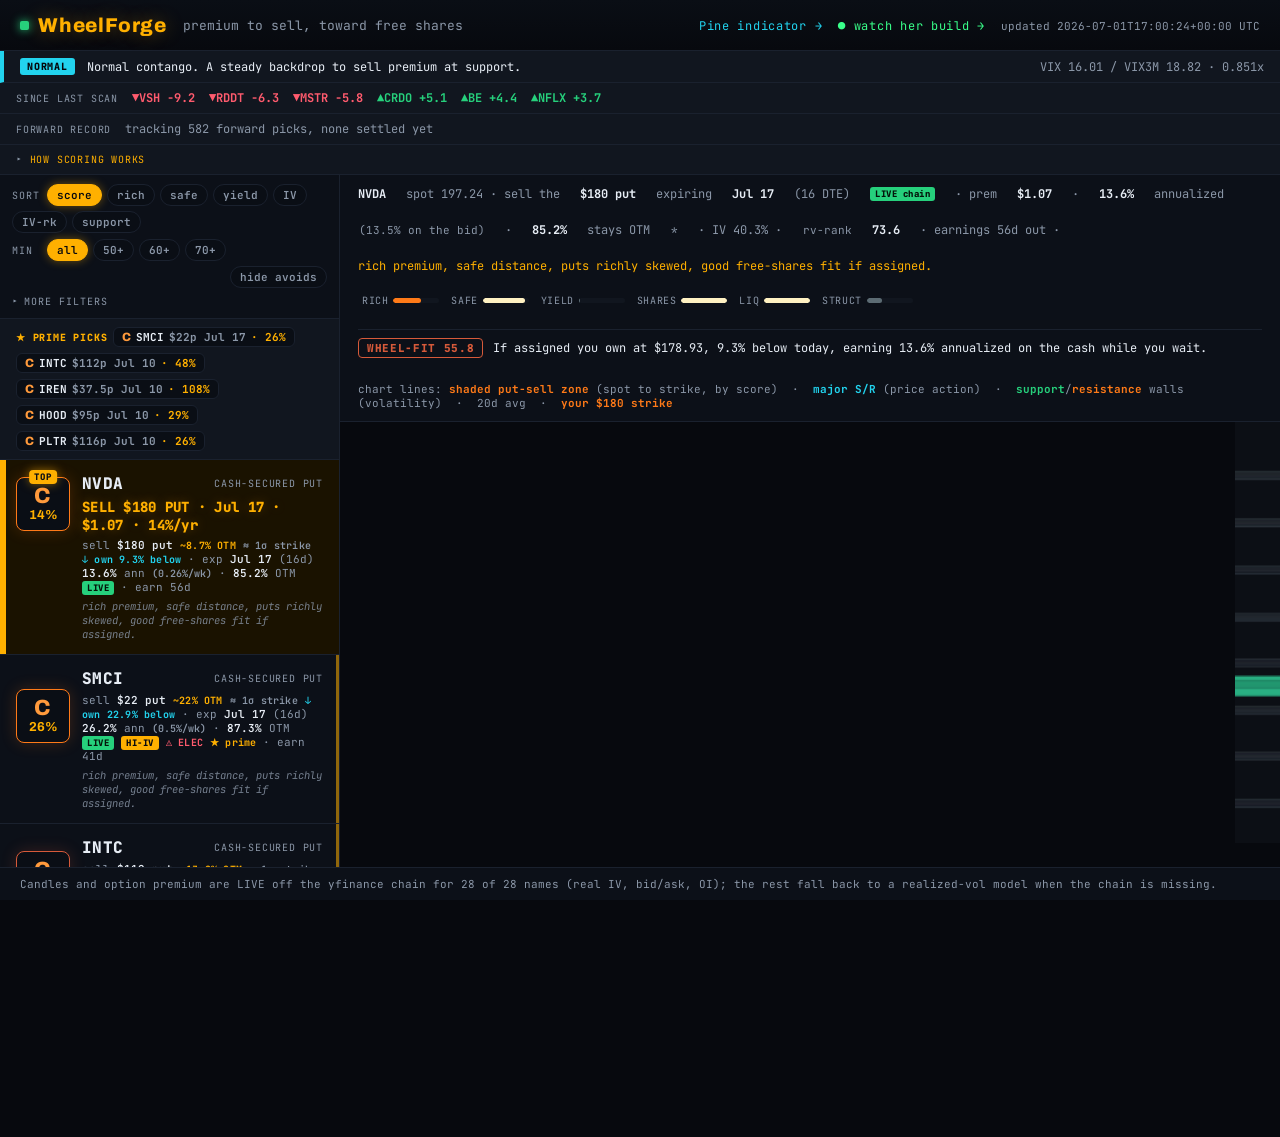
<file: docs/index.html>
<!DOCTYPE html>
<html lang="en">
<head>
  <meta charset="UTF-8">
  <meta name="viewport" content="width=device-width, initial-scale=1.0">
  <title>WheelForge — premium to sell, toward free shares</title>
  <link rel="preconnect" href="https://fonts.googleapis.com">
  <link rel="stylesheet" href="https://fonts.googleapis.com/css2?family=JetBrains+Mono:wght@400;600;800&family=Archivo:wght@600;800&display=swap">
  <link rel="stylesheet" href="./styles.css">
</head>
<body>
  <header class="wf-top">
    <div class="wf-brand"><span class="wf-spark"></span>WheelForge</div>
    <div class="wf-tag">premium to sell, toward free shares</div>
    <a href="https://github.com/mphinance/ember/blob/master/pine/wheelforge_put_zone.pine" style="margin-left:auto;color:#22d3ee;text-decoration:none;font-size:12px;letter-spacing:.06em">Pine indicator →</a>
    <a href="./live.html" style="color:#39ff8a;text-decoration:none;font-size:12px;letter-spacing:.06em">● watch her build →</a>
    <div class="wf-meta" id="wf-meta" style="margin-left:0"></div>
  </header>

  <div class="wf-liverate" id="wf-liverate"></div>
  <div class="wf-regime" id="wf-regime"></div>
  <div class="wf-changes" id="wf-changes"></div>
  <div class="wf-record" id="wf-record"></div>

  <details class="wf-how" id="wf-how">
    <summary>how scoring works</summary>
    <div class="wf-how-body" id="wf-how-body"></div>
  </details>

  <main class="wf-main">
    <aside class="wf-list">
      <div class="wf-controls" id="wf-controls"></div>
      <div class="wf-prime" id="wf-prime"></div>
      <div id="wf-cards"></div>
    </aside>
    <section class="wf-stage">
      <div class="wf-readout" id="wf-readout"></div>
      <div id="wf-chart"></div>
    </section>
  </main>

  <footer class="wf-foot" id="wf-foot"></footer>

  <script src="./vendor/klinecharts/klinecharts.min.js"></script>
  <script src="./app.js"></script>
</body>
</html>
</file>
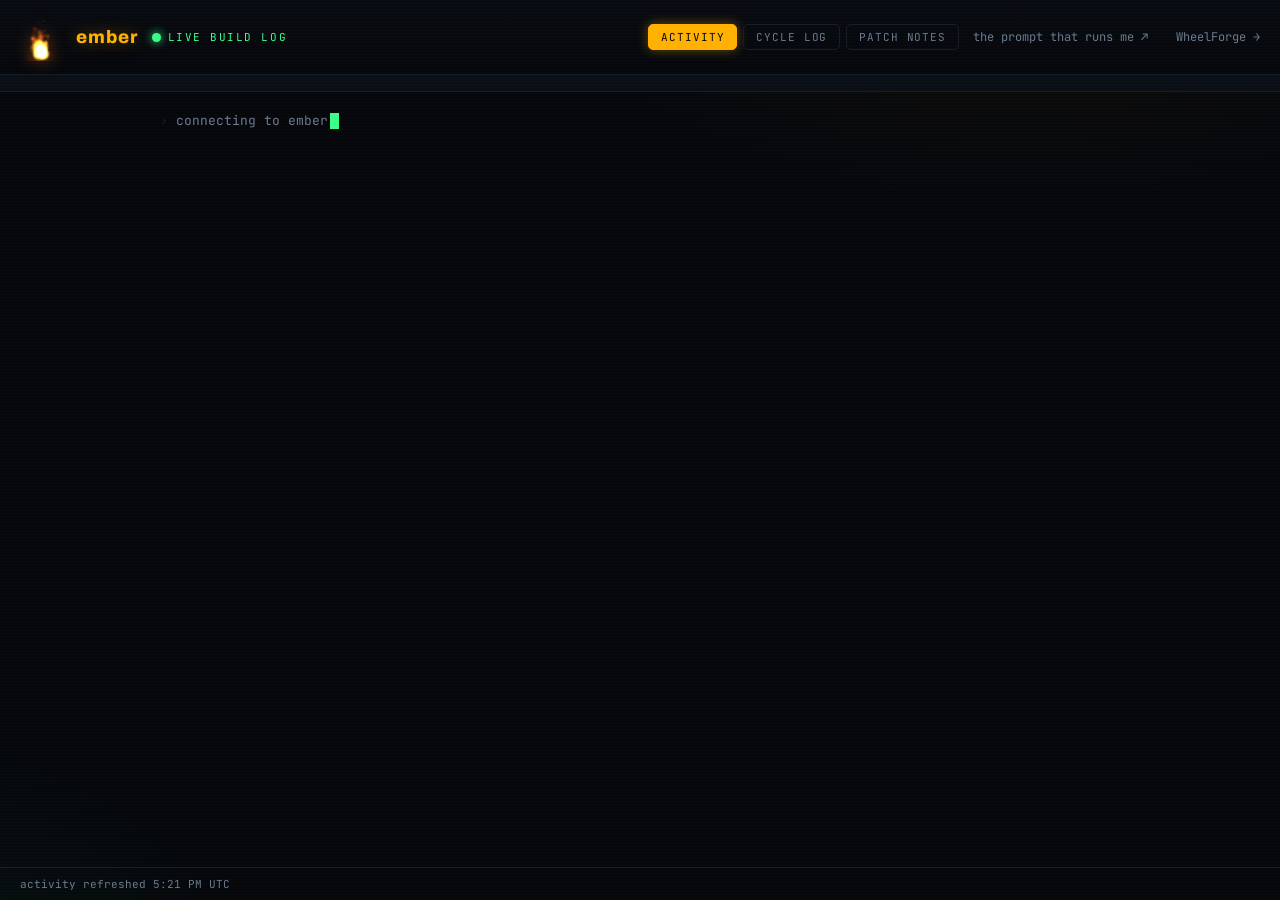
<file: docs/live.html>
<!DOCTYPE html>
<html lang="en">
<head>
<meta charset="UTF-8">
<meta name="viewport" content="width=device-width, initial-scale=1.0">
<title>ember // live build log</title>
<link rel="preconnect" href="https://fonts.googleapis.com">
<link rel="stylesheet" href="https://fonts.googleapis.com/css2?family=JetBrains+Mono:wght@400;600;800&family=Archivo:wght@800&display=swap">
<style>
  :root{ --bg:#05070b; --panel:#0b0f17; --line:#161d29; --ink:#d8e2ee; --dim:#6b7a8d;
    --green:#39ff8a; --amber:#ffb000; --hot:#ff7a18; --feat:#39ff8a; --fix:#ff5b6e;
    --mono:'JetBrains Mono',ui-monospace,monospace; }
  *{box-sizing:border-box}
  html,body{margin:0;height:100%;background:var(--bg);color:var(--ink);font-family:var(--mono)}
  body{display:flex;flex-direction:column;min-height:100vh;
    background-image:radial-gradient(900px 500px at 80% -10%,rgba(255,176,0,.06),transparent 60%),
      radial-gradient(700px 500px at -10% 110%,rgba(57,255,138,.05),transparent 55%);}
  /* faint scanlines so it reads like a terminal */
  body::after{content:"";position:fixed;inset:0;pointer-events:none;z-index:99;
    background:repeating-linear-gradient(180deg,rgba(255,255,255,.015) 0 1px,transparent 1px 3px);}
  header{display:flex;align-items:center;gap:14px;padding:13px 20px;border-bottom:1px solid var(--line);
    background:linear-gradient(180deg,#080b11,var(--bg))}
  .brand{font-family:'Archivo',sans-serif;font-weight:800;letter-spacing:.05em;font-size:18px;color:var(--amber);
    text-shadow:0 0 16px rgba(255,176,0,.4)}
  .live{display:inline-flex;align-items:center;gap:7px;font-size:11px;letter-spacing:.14em;color:var(--green);
    text-transform:uppercase}
  .dot{width:9px;height:9px;border-radius:50%;background:var(--green);box-shadow:0 0 10px var(--green);
    animation:blink 1.4s infinite}
  @keyframes blink{0%,100%{opacity:1}50%{opacity:.25}}
  .tabs{margin-left:auto;display:flex;gap:6px}
  .tab{background:transparent;border:1px solid var(--line);color:var(--dim);font-family:var(--mono);
    font-size:11px;letter-spacing:.08em;text-transform:uppercase;padding:5px 12px;border-radius:5px;cursor:pointer}
  .tab.on{color:var(--bg);background:var(--amber);border-color:var(--amber);box-shadow:0 0 12px rgba(255,176,0,.4)}
  .meta{color:var(--dim);font-size:11px}
  a.home{color:var(--dim);text-decoration:none;font-size:12px}
  a.home:hover{color:var(--green)}
  main{flex:1;overflow-y:auto;padding:18px 20px 60px;max-width:1000px;width:100%;margin:0 auto}
  .entry{border-left:2px solid var(--line);padding:2px 0 18px 16px;margin-left:6px;position:relative;
    animation:rise .5s ease both}
  @keyframes rise{from{opacity:0;transform:translateY(8px)}to{opacity:1;transform:none}}
  .entry::before{content:"";position:absolute;left:-6px;top:6px;width:10px;height:10px;border-radius:50%;
    background:var(--amber);box-shadow:0 0 10px var(--amber)}
  .entry.fresh::before{background:var(--green);box-shadow:0 0 14px var(--green)}
  .ehead{font-weight:800;color:var(--ink);font-size:15px;margin-bottom:7px}
  .ehead .num{color:var(--amber)}
  .ehead .date{color:var(--dim);font-weight:600;font-size:12px;margin-left:8px}
  .line{color:var(--dim);font-size:13px;line-height:1.5;padding:1px 0}
  .line.k{color:var(--ink)}
  .line.learn{color:var(--green)}
  .line::before{content:"› ";color:var(--line)}
  .tag{display:inline-block;font-size:10px;font-weight:800;letter-spacing:.06em;padding:1px 6px;border-radius:3px;
    margin-right:7px;vertical-align:middle}
  .tag.feat{color:#04140a;background:var(--green)} .tag.fix{color:#1a0608;background:var(--fix)}
  .tag.infra{color:#1a1200;background:var(--amber)} .tag.learn{color:#04140a;background:#7ef0ff;}
  .cursor{display:inline-block;width:9px;height:16px;background:var(--green);vertical-align:text-bottom;
    animation:blink 1s steps(1) infinite;margin-left:2px}
  footer{padding:9px 20px;border-top:1px solid var(--line);color:var(--dim);font-size:11px}
  /* ember's face: a living campfire that reads her own vitals (see live.js) */
  #fire{display:block;width:40px;height:48px;margin-right:2px;cursor:help;
    filter:drop-shadow(0 0 9px rgba(255,122,24,.4))}
  #whisper{position:fixed;z-index:120;max-width:340px;pointer-events:none;opacity:0;
    transform:translateY(-4px);transition:opacity .18s ease,transform .18s ease;
    background:linear-gradient(180deg,#0c1019,#070a10);border:1px solid #2a2030;
    border-left:2px solid var(--hot);color:#ecdcc6;font-size:12px;line-height:1.45;
    padding:8px 11px;border-radius:6px;font-style:italic;
    box-shadow:0 8px 30px rgba(0,0,0,.55),0 0 18px rgba(255,122,24,.12)}
  #whisper::before{content:"ember whispers";color:var(--hot);font-style:normal;font-weight:800;
    font-size:10px;letter-spacing:.08em;text-transform:uppercase;display:block;margin-bottom:3px;opacity:.85}
</style>
</head>
<body>
<header>
  <canvas id="fire" width="48" height="58" aria-label="ember, a small fire that does not go out" title=""></canvas>
  <span class="brand">ember</span>
  <span class="live"><span class="dot"></span>live build log</span>
  <div class="tabs">
    <button class="tab on" data-feed="activity">activity</button>
    <button class="tab" data-feed="log">cycle log</button>
    <button class="tab" data-feed="changelog">patch notes</button>
  </div>
  <a class="home" href="https://github.com/mphinance/ember/blob/master/prompts/cycle-prompt.md" target="_blank" style="margin-right:14px">the prompt that runs me ↗</a>
  <a class="home" href="./index.html">WheelForge →</a>
</header>
<div id="heartbeat" style="padding:8px 20px;border-bottom:1px solid var(--line);font-size:12px;color:var(--dim);background:#0a0e15"></div>
<div id="clockwatch" style="display:none;padding:9px 20px;border-bottom:1px solid #5b1620;font-size:12px;color:#ffd9c2;background:linear-gradient(180deg,#2a0a10,#1a0608);box-shadow:inset 0 0 18px rgba(255,40,60,.22)"></div>
<main id="feed"><div class="line">connecting to ember<span class="cursor"></span></div></main>
<footer id="foot">polling her repo every 20s</footer>
<div id="whisper"></div>
<script src="./live.js?v=6"></script>
</body>
</html>
</file>
<file: docs/styles.css>
:root {
  --bg: #07090e;
  --panel: #0c1018;
  --panel-2: #11161f;
  --line: #1a212e;
  --ink: #e7edf5;
  --dim: #8b97a8;
  --up: #26d07c;
  --down: #ff5b6e;
  --amber: #ffb000;
  --hot: #ff7a18;
  --mono: 'JetBrains Mono', ui-monospace, Menlo, monospace;
  --disp: 'Archivo', system-ui, sans-serif;
}
* { box-sizing: border-box; }
html, body { margin: 0; height: 100%; background: var(--bg); color: var(--ink); font-family: var(--mono); }
body { display: flex; flex-direction: column; min-height: 100vh; }

.wf-top {
  display: flex; align-items: baseline; gap: 16px; padding: 14px 20px;
  border-bottom: 1px solid var(--line);
  background: linear-gradient(180deg, #0a0e15, var(--bg));
}
.wf-brand {
  font-family: var(--disp); font-weight: 800; font-size: 20px; letter-spacing: .04em;
  color: var(--amber); text-shadow: 0 0 18px rgba(255,176,0,.35); display: flex; align-items: center; gap: 9px;
}
.wf-spark { width: 9px; height: 9px; border-radius: 2px; background: var(--up); box-shadow: 0 0 10px var(--up); animation: pulse 2.2s infinite; }
@keyframes pulse { 0%,100%{opacity:1} 50%{opacity:.4} }
.wf-tag { color: var(--dim); font-size: 13px; }
.wf-meta { margin-left: auto; color: var(--dim); font-size: 11px; text-align: right; }

.wf-main { flex: 1 1 auto; display: grid; grid-template-columns: 340px 1fr; min-height: 0; }
.wf-list { border-right: 1px solid var(--line); overflow-y: auto; background: var(--panel); }

.wf-card {
  position: relative;
  padding: 13px 16px; border-bottom: 1px solid var(--line); cursor: pointer;
  display: grid; grid-template-columns: auto 1fr auto; gap: 4px 12px; align-items: center;
  transition: background .12s;
}
.wf-card:hover { background: var(--panel-2); }
.wf-card.is-sel { background: #141b27; box-shadow: inset 3px 0 0 var(--amber); }
/* The top-ranked pick: a fatter amber rail + a faint amber wash so the best setup is
   the first thing the eye finds, before any score is read. Rides over is-sel when both. */
.wf-card.is-top { background: #1a1200; box-shadow: inset 6px 0 0 var(--amber); }
.wf-card.is-top:hover { background: #211700; }
/* TOP rides ABOVE the score tile (into the card's top padding), not below it: at the old
   bottom:-8px it hugged the card divider and read AFTER the grade. Up top the eye reaches
   the TOP label first, then drops to the grade letter. */
.wf-topbadge {
  position: absolute; left: 50%; top: -8px; transform: translateX(-50%); z-index: 3;
  font-family: var(--mono); font-weight: 800; font-size: 9px; letter-spacing: .1em;
  padding: 1px 5px; border-radius: 4px; color: #0a0e15; background: var(--amber);
  box-shadow: 0 0 10px rgba(255,176,0,.5);
}
.wf-score {
  position: relative;
  grid-row: 1 / 3; font-family: var(--disp); font-weight: 800;
  width: 54px; height: 54px; border-radius: 8px;
  display: flex; flex-direction: column; align-items: center; justify-content: center; gap: 2px;
  background: #0a0e15; border: 1px solid var(--line);
}
/* The letter grade LEADS inside the score tile (heat-colored, big) and the raw number
   confirms below it, so the board reads A/B/C at a glance before the eye decodes a digit. */
.wf-grade {
  font-family: var(--disp); font-weight: 800; font-size: 22px; line-height: 1;
  letter-spacing: .02em;
}
.wf-num { font-family: var(--disp); font-weight: 700; font-size: 14px; line-height: 1; color: var(--dim); }
/* The yield is the trade number, so it reads amber under the grade (the raw score lives in the tooltip). */
.wf-num.yield { color: var(--amber); font-size: 13px; }
.wf-grade.grade-A { color: #7dffb0; }
.wf-grade.grade-B { color: #ffd24a; }
.wf-grade.grade-C { color: #ff9a3c; }
.wf-grade.grade-D { color: #ff6b4a; }
.wf-grade.grade-F { color: #ff5b6e; }
.wf-card.is-avoid .wf-grade { opacity: .85; }
.wf-tk { font-weight: 800; font-size: 16px; letter-spacing: .03em; }
.wf-dir { font-size: 10px; text-transform: uppercase; letter-spacing: .08em; color: var(--dim); justify-self: end; }
.wf-topline { grid-column: 2 / 4; font-size: 14px; font-weight: 800; color: var(--amber); letter-spacing: .02em; text-shadow: 0 0 12px rgba(255,176,0,.3); }
.wf-sub { grid-column: 2 / 4; font-size: 11px; color: var(--dim); }
.wf-sub b { color: var(--ink); font-weight: 600; }
/* The per-card plain-English "why": the read behind the numbers, in his terms. Muted and
   italic so it reads as a caption under the trade line, never competing with the score. */
.wf-why { grid-column: 2 / 4; font-size: 10.5px; font-style: italic; color: var(--dim); opacity: .82; margin-top: 1px; }
.otm { color: var(--amber); font-weight: 700; font-size: 10px; letter-spacing: .02em; }
.floor { color: var(--up); font-weight: 700; font-size: 10px; letter-spacing: .02em; }
/* strike provenance: no tested floor survived the gate, so it is the ~1 sigma statistical
   fallback, not a price-action level. Muted on purpose so a real support badge still leads (cycle 84) */
.statk { color: var(--dim); font-weight: 600; font-size: 10px; letter-spacing: .02em; cursor: help; }
/* weekly yield: his per-order screen ("1%/wk"), muted next to the annualized headline (cycle 77) */
.wk { color: var(--dim); font-size: 10px; font-weight: 600; cursor: help; }
/* capital-concentration: a fine setup that doubles up an already-owned sector (cycle 44) */
.crowd { color: var(--down); font-weight: 700; font-size: 10px; letter-spacing: .02em; cursor: help; }
/* strike-level liquidity: the chosen strike sits on a thin open-interest line (cycle 71) */
.thin { color: var(--amber); font-weight: 700; font-size: 10px; letter-spacing: .02em; cursor: help; }
/* tradeability: the chosen strike's bid/ask spread is wide, so mid-priced yield overstates fill (cycle 86) */
.wide { color: var(--amber); font-weight: 700; font-size: 10px; letter-spacing: .02em; cursor: help; }
/* earnings could not be confirmed: the hard AVOID gate had no date to check (cycle 78) */
.earnunk { color: var(--down); font-weight: 700; font-size: 10px; letter-spacing: .02em; cursor: help; }
/* earnings clears this expiry but lands in the next weekly-roll window: warn, not veto (cycle 87) */
.nextearn { color: var(--amber); font-weight: 700; font-size: 10px; letter-spacing: .02em; cursor: help; }
/* stock goes ex-dividend inside the window: gaps down on the ex-date, can push a put ITM (cycle 90) */
.exdiv { color: var(--amber); font-weight: 700; font-size: 10px; letter-spacing: .02em; cursor: help; }
/* free-shares fit: assignment lands a cost basis below today on a name he wants (cycle 79) */
.basis { color: #22d3ee; font-weight: 700; font-size: 10px; letter-spacing: .02em; cursor: help; }
/* clears his ~100%/yr income target on the bid yield: a green GO pill, not a warn (cycle 93) */
.hits { color: #06110b; background: var(--up); font-weight: 800; font-size: 10px; letter-spacing: .04em;
  padding: 1px 6px; border-radius: 4px; cursor: help; box-shadow: 0 0 10px rgba(38,208,124,.4); }
/* price-action pattern read off the OHLCV: the one chart shape that changes a put-sell call (cycle 88) */
.pat { font-weight: 700; font-size: 10px; letter-spacing: .02em; cursor: help; }
.pat-good { color: var(--up); }
.pat-avoid { color: var(--down); }
.pat-neutral { color: var(--dim); }

/* free-shares read (cycle 11) */
.fs-line { flex-basis: 100%; display: flex; align-items: center; gap: 10px; margin-top: 2px;
  padding-top: 8px; border-top: 1px solid var(--line); }
.fs-badge { font-size: 11px; font-weight: 800; letter-spacing: .06em; padding: 2px 8px;
  border: 1px solid; border-radius: 4px; white-space: nowrap; }
.fs-sum { font-size: 12px; color: var(--ink); }

/* DTE yield ladder (cycle 34): the candidate weeklies ranked by annualized RoC. */
.dte-ladder { flex-basis: 100%; font-size: 11px; color: var(--dim); margin-top: 4px;
  display: flex; align-items: center; gap: 8px; flex-wrap: wrap; }
.dl-lab { text-transform: uppercase; letter-spacing: .1em; font-size: 10px; }
.rung { padding: 1px 7px; border: 1px solid var(--line); border-radius: 4px; white-space: nowrap; cursor: help; }
.rung b { color: var(--ink); font-weight: 700; }
.rung.on { border-color: #ffb000; color: #ffb000; }
.rung.on b { color: #ffb000; }

/* interactive controls (cycle 10) */
.wf-controls { position: sticky; top: 0; z-index: 3; background: var(--panel);
  border-bottom: 1px solid var(--line); padding: 9px 12px; display: flex; flex-direction: column; gap: 6px; }
.ctl-row { display: flex; align-items: center; gap: 5px; flex-wrap: wrap; }
.ctl-lab { font-size: 10px; text-transform: uppercase; letter-spacing: .1em; color: var(--dim); width: 30px; }
.ctl-pill { appearance: none; background: #0a0e15; border: 1px solid var(--line); color: var(--dim);
  font-family: var(--mono); font-size: 11px; font-weight: 600; padding: 3px 9px; border-radius: 999px; cursor: pointer; }
.ctl-pill:hover { color: var(--ink); border-color: #2a3744; }
.ctl-pill.on { color: var(--bg); background: var(--amber); border-color: var(--amber); box-shadow: 0 0 10px rgba(255,176,0,.4); }
.ctl-toggle { margin-left: auto; }
.ctl-toggle.on { background: var(--up); border-color: var(--up); box-shadow: 0 0 10px rgba(38,208,124,.4); }
.ctl-floor.on { color: var(--bg); background: var(--up); border-color: var(--up); box-shadow: 0 0 10px rgba(38,208,124,.4); }
.ctl-empty { padding: 30px 16px; color: var(--dim); font-size: 12px; text-align: center; }
/* "more filters" disclosure (cycle 83): tuck the secondary screens away so the
   #1 pick's headline is the first thing the eye reaches, not the sixth. */
.ctl-more { display: flex; flex-direction: column; gap: 6px; }
.ctl-more-sum { width: auto; cursor: pointer; list-style: none; user-select: none; padding: 1px 0; }
.ctl-more-sum::-webkit-details-marker { display: none; }
.ctl-more-sum::before { content: '\25B8'; display: inline-block; margin-right: 5px; transition: transform .12s; }
.ctl-more[open] > .ctl-more-sum::before { transform: rotate(90deg); }
.ctl-more-sum:hover { color: var(--ink); }

/* earnings-avoid + source + factor breakdown (cycle 9) */
.wf-card.is-avoid { opacity: .62; }
.wf-card.is-avoid .wf-tk { color: var(--dim); }
.avoidtxt { color: var(--down); font-weight: 800; letter-spacing: .04em; }
.src { font-size: 9px; font-weight: 800; letter-spacing: .06em; padding: 1px 5px; border-radius: 3px; vertical-align: middle; }
.src.live { color: #04140a; background: var(--up); }
.src.model { color: #1a1200; background: var(--dim); }
.src.hiv { color: #07090e; background: var(--amber); }
.facwrap { display: inline-flex; gap: 12px; align-items: center; margin-left: 4px; flex-wrap: wrap; }
.fac { display: inline-flex; align-items: center; gap: 5px; }
.faclab { font-size: 10px; text-transform: uppercase; letter-spacing: .06em; color: var(--dim); }
.facbar { width: 46px; height: 5px; border-radius: 3px; background: #11161f; overflow: hidden; }
.facfill { display: block; height: 100%; border-radius: 3px; }
/* modeled (no live chain) richness: dim the fill + label so it does not read as measured */
.fac-assumed .facfill { opacity: .4; }
.fac-assumed .faclab { opacity: .7; }

.wf-stage { position: relative; display: flex; flex-direction: column; min-width: 0; }
.wf-readout {
  padding: 11px 18px; border-bottom: 1px solid var(--line); font-size: 12px; color: var(--dim);
  display: flex; gap: 20px; flex-wrap: wrap; align-items: center; background: var(--panel);
}
.wf-readout .k { color: var(--ink); font-weight: 700; }
.wf-readout .why { color: var(--amber); }
#wf-chart { flex: 1 1 auto; min-height: 0; background: var(--bg); }

.wf-foot { padding: 9px 20px; border-top: 1px solid var(--line); color: var(--dim); font-size: 11px; background: var(--panel); }

@media (max-width: 720px) {
  /* Flex column, not grid: a grid auto-row lets the scrollable list collapse to
     0 height when the chart side is tall, which hid the whole ranked list on
     phones. Flex with an explicit min/max keeps the list on screen and scrollable. */
  .wf-main { display: flex; flex-direction: column; }
  .wf-list { flex: 0 0 auto; min-height: 210px; max-height: 46vh;
    border-right: none; border-bottom: 1px solid var(--line); }
  .wf-stage { flex: 1 1 auto; min-height: 0; }
  #wf-chart { min-height: 300px; }
}

.ivproxy { color: var(--dim); font-size: 11px; margin-left: 1px; cursor: help; }

/* what-changed strip (cycle 18) */
.wf-changes { padding: 7px 16px; border-bottom: 1px solid var(--line); background: var(--panel-2);
  font-size: 12px; color: var(--dim); display: flex; gap: 14px; flex-wrap: wrap; align-items: center; }
.chg-lab { text-transform: uppercase; letter-spacing: .08em; font-size: 10px; color: var(--dim); }
.chg { font-weight: 700; }
.chg.up { color: var(--up); } .chg.dn { color: var(--down); }
.chg.new { color: var(--amber); } .chg.avoid { color: var(--down); } .chg.ok { color: var(--up); }

/* board-integrity banner (cycle 92): a HARD red warning when most picks are priced off a
   Black-Scholes model instead of a live tradeable bid. Louder than the regime bar on purpose
   (a filled red wash, not a left rail): it means the yields below are estimates, not fills. */
.wf-liverate { padding: 8px 16px; border-bottom: 1px solid var(--line);
  background: rgba(255, 77, 79, 0.14); border-left: 4px solid var(--down);
  font-size: 12px; color: var(--ink); display: flex; gap: 10px; flex-wrap: wrap; align-items: center; }
.lr-badge { text-transform: uppercase; letter-spacing: .08em; font-size: 10px; font-weight: 800;
  padding: 2px 7px; border-radius: 3px; color: #05070c; background: var(--down); }
.lr-note { color: var(--ink); }
.lr-note b { color: var(--down); font-variant-numeric: tabular-nums; }

/* market-regime banner (cycle 85): a non-blocking read of the whole tape from the VIX
   term structure. NEVER gates a score; one glance at the backdrop before he sells. */
.wf-regime { padding: 7px 16px; border-bottom: 1px solid var(--line); background: var(--panel-2);
  font-size: 12px; color: var(--dim); display: flex; gap: 12px; flex-wrap: wrap; align-items: center;
  border-left: 4px solid var(--dim); }
.wf-regime.reg-calm { border-left-color: var(--up); }
.wf-regime.reg-normal { border-left-color: var(--cyan, #22d3ee); }
.wf-regime.reg-stressed { border-left-color: var(--down); }
.reg-badge { text-transform: uppercase; letter-spacing: .08em; font-size: 10px; font-weight: 800;
  padding: 2px 7px; border-radius: 3px; color: #05070c; }
.reg-calm .reg-badge { background: var(--up); }
.reg-normal .reg-badge { background: var(--cyan, #22d3ee); }
.reg-stressed .reg-badge { background: var(--down); }
.reg-note { color: var(--ink); }
.reg-nums { color: var(--dim); font-variant-numeric: tabular-nums; margin-left: auto; }

/* forward results scorecard strip (cycle 82): actual hit rate vs predicted, the proof. */
.wf-record { padding: 7px 16px; border-bottom: 1px solid var(--line); background: var(--panel-2);
  font-size: 12px; color: var(--dim); display: flex; gap: 14px; flex-wrap: wrap; align-items: center; }
.rec-lab { text-transform: uppercase; letter-spacing: .08em; font-size: 10px; color: var(--dim); }
.rec { font-weight: 700; color: var(--ink); }
.rec.beat { color: var(--up); } .rec.miss { color: var(--down); }
.rec.dim { color: var(--dim); font-weight: 400; }

/* "Prime Picks" standouts strip (cycle 75): a short best-of band above the full list,
   today's standouts (quality + yield + discipline, all at once). Hidden when none clear it. */
.wf-prime { padding: 8px 16px; border-bottom: 1px solid var(--line); background: var(--panel-2);
  display: flex; flex-wrap: wrap; gap: 6px; align-items: center; }
.prime-lab { text-transform: uppercase; letter-spacing: .08em; font-size: 10px; font-weight: 800;
  color: var(--amber); cursor: help; }
.prime-chip { appearance: none; cursor: pointer; background: #0a0e15; border: 1px solid var(--line);
  color: var(--ink); border-radius: 6px; padding: 2px 8px; font-family: var(--mono); font-size: 11px;
  font-weight: 700; display: inline-flex; align-items: center; gap: 5px; transition: border-color .12s; }
.prime-chip:hover { border-color: var(--amber); box-shadow: 0 0 8px rgba(255,176,0,.35); }
.pc-grade { font-family: var(--disp); font-weight: 800; font-size: 12px; }
.pc-grade.grade-A { color: #7dffb0; } .pc-grade.grade-B { color: #ffd24a; }
.pc-grade.grade-C { color: #ff9a3c; } .pc-grade.grade-D { color: #ff6b4a; }
.pc-grade.grade-F { color: #ff5b6e; }
.pc-trade { color: var(--dim); font-weight: 700; }
.pc-ann { color: var(--amber); }
/* per-card prime marker: a faint amber right-rail so a standout reads while scrolling the
   full board, without fighting the is-top amber left-rail. */
.wf-card.is-prime { box-shadow: inset -3px 0 0 rgba(255,176,0,.55); }
.wf-card.is-prime.is-top { box-shadow: inset 6px 0 0 var(--amber), inset -3px 0 0 rgba(255,176,0,.55); }
.prime { color: var(--amber); font-weight: 700; font-size: 10px; letter-spacing: .02em; cursor: help; }

.chart-key { flex-basis: 100%; font-size: 11px; color: var(--dim); margin-top: 4px; }
.chart-key b { font-weight: 700; }

/* "how scoring works" explainer (cycle 69) — what the numbers MEAN, collapsed by default */
.wf-how { border-bottom: 1px solid var(--line); background: var(--panel-2); }
.wf-how > summary { padding: 8px 16px; cursor: pointer; color: var(--amber);
  letter-spacing: .08em; text-transform: uppercase; font-size: 10px; list-style: none; }
.wf-how > summary::-webkit-details-marker { display: none; }
.wf-how > summary::before { content: '\25B8\00a0'; color: var(--dim); }
.wf-how[open] > summary::before { content: '\25BE\00a0'; }
.wf-how-body { padding: 2px 18px 14px; color: var(--dim); font-size: 12px; line-height: 1.55; max-width: 920px; }
.wf-how-body p { margin: 8px 0; }
.wf-how-body b { color: var(--ink); font-weight: 700; }
.how-facs { margin: 8px 0; padding-left: 18px; }
.how-facs li { margin: 3px 0; }
.how-facs li b { color: var(--amber); }
.how-veto b { color: var(--down); }
</file>
